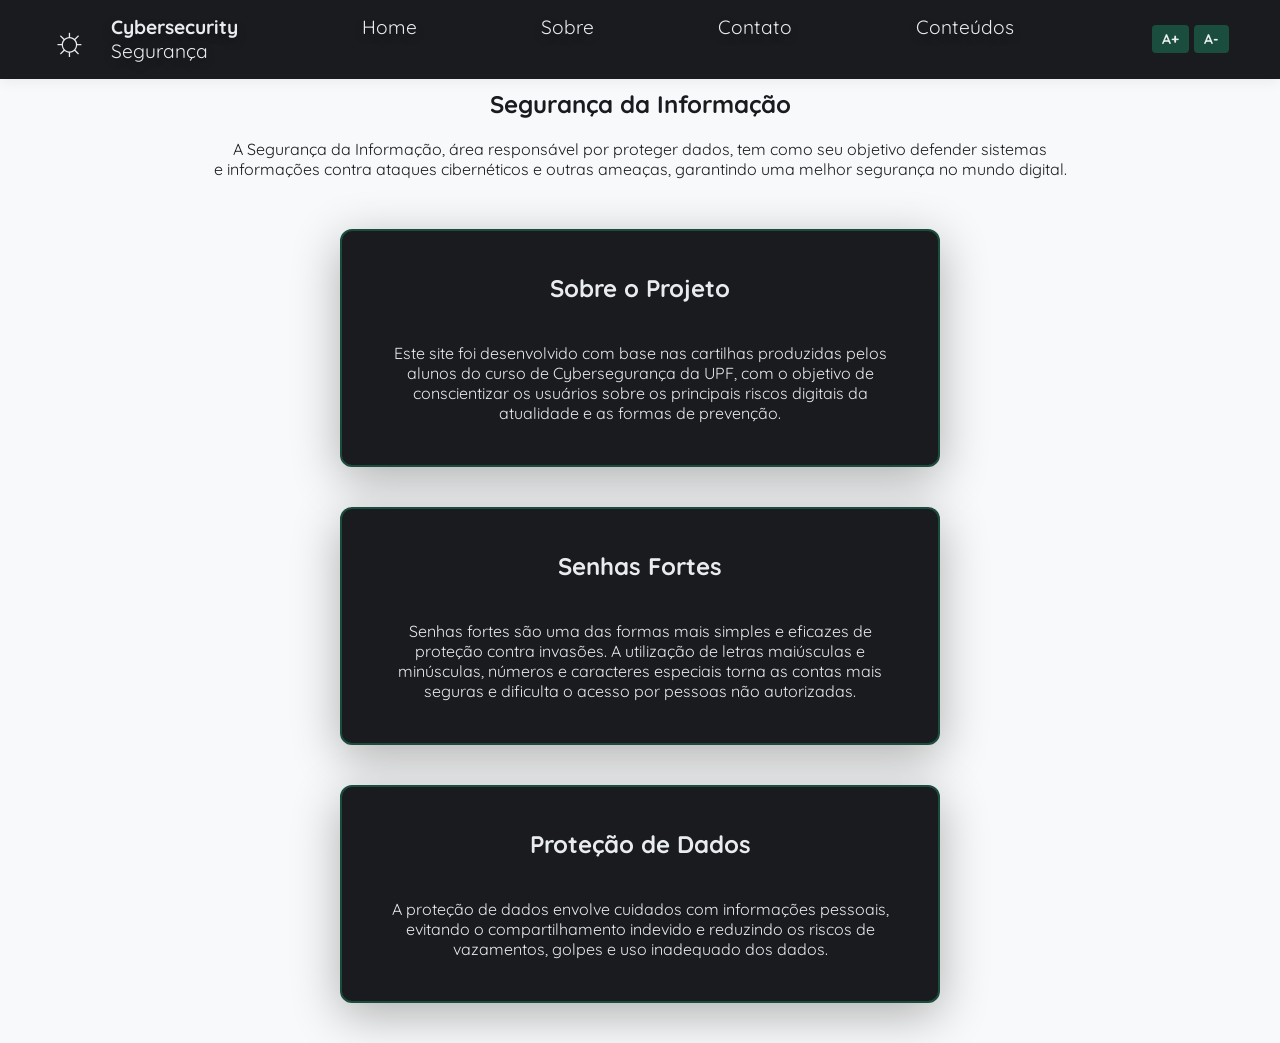
<file: index.html>
<!DOCTYPE html>
<html lang="en">

<head>
    <meta charset="UTF-8">
    <meta name="viewport" content="width=device-width, initial-scale=1.0">
    
    <link rel="preconnect" href="https://fonts.googleapis.com">
    <link rel="preconnect" href="https://fonts.gstatic.com" crossorigin>
    
    <link
        href="https://fonts.googleapis.com/css2?family=Intel+One+Mono:ital,wght@0,300..700;1,300..700&family=Inter:ital,opsz,wght@0,14..32,100..900;1,14..32,100..900&family=Quicksand:wght@300..700&family=Roboto:ital,wght@0,100..900;1,100..900&display=swap"
        rel="stylesheet">

    <title>Cybersec-Home</title>

    <link rel="stylesheet" href="style.css">

</head>

<body>

    <header class="header">

        <div id="menu-navegacao">
            <nav>
                <a href="index.html" id="titulo-header">Cybersecurity</a>
                <a href="index.html">Home</a>
                <a href="about.html">Sobre</a>
                <a href="contact.html">Contato</a>
                <a href="content.html">Conteúdos</a>
                <a href="security.html">Segurança</a>
            </nav>
        </div>

        <div class="controles-acessibilidade">
            <button id="btn-aumentar">A+</button>
            <button id="btn-diminuir">A-</button>
        </div>

        <button id="botao-tema">☼</button>

    </header>

<section class="caixas-container-seguranca">

    <h1>Segurança da Informação</h1>

    <p>
        A Segurança da Informação, área responsável por proteger dados, tem como seu objetivo defender sistemas<br> e informações contra ataques cibernéticos e outras ameaças, garantindo uma melhor segurança no mundo digital.
    </p>

    <div class="card-gerador">

        <h2>Sobre o Projeto</h2>

        <p>
            Este site foi desenvolvido com base nas cartilhas produzidas pelos alunos do curso de Cybersegurança da UPF, com o objetivo de conscientizar os usuários sobre os principais riscos digitais da atualidade e as formas de prevenção.
        </p>

    </div>

    <div class="card-gerador">

        <h2>Senhas Fortes</h2>

        <p>
            Senhas fortes são uma das formas mais simples e eficazes de proteção contra invasões. A utilização de letras maiúsculas e minúsculas, números e caracteres especiais torna as contas mais seguras e dificulta o acesso por pessoas não autorizadas.
        </p>

    </div>

    <div class="card-gerador">

        <h2>Proteção de Dados</h2>

        <p>
            A proteção de dados envolve cuidados com informações pessoais,
            evitando o compartilhamento indevido e reduzindo os riscos de
            vazamentos, golpes e uso inadequado dos dados.
        </p>

    </div>

</section>

    <script src="script.js"></script>

</body>

</html>
</file>
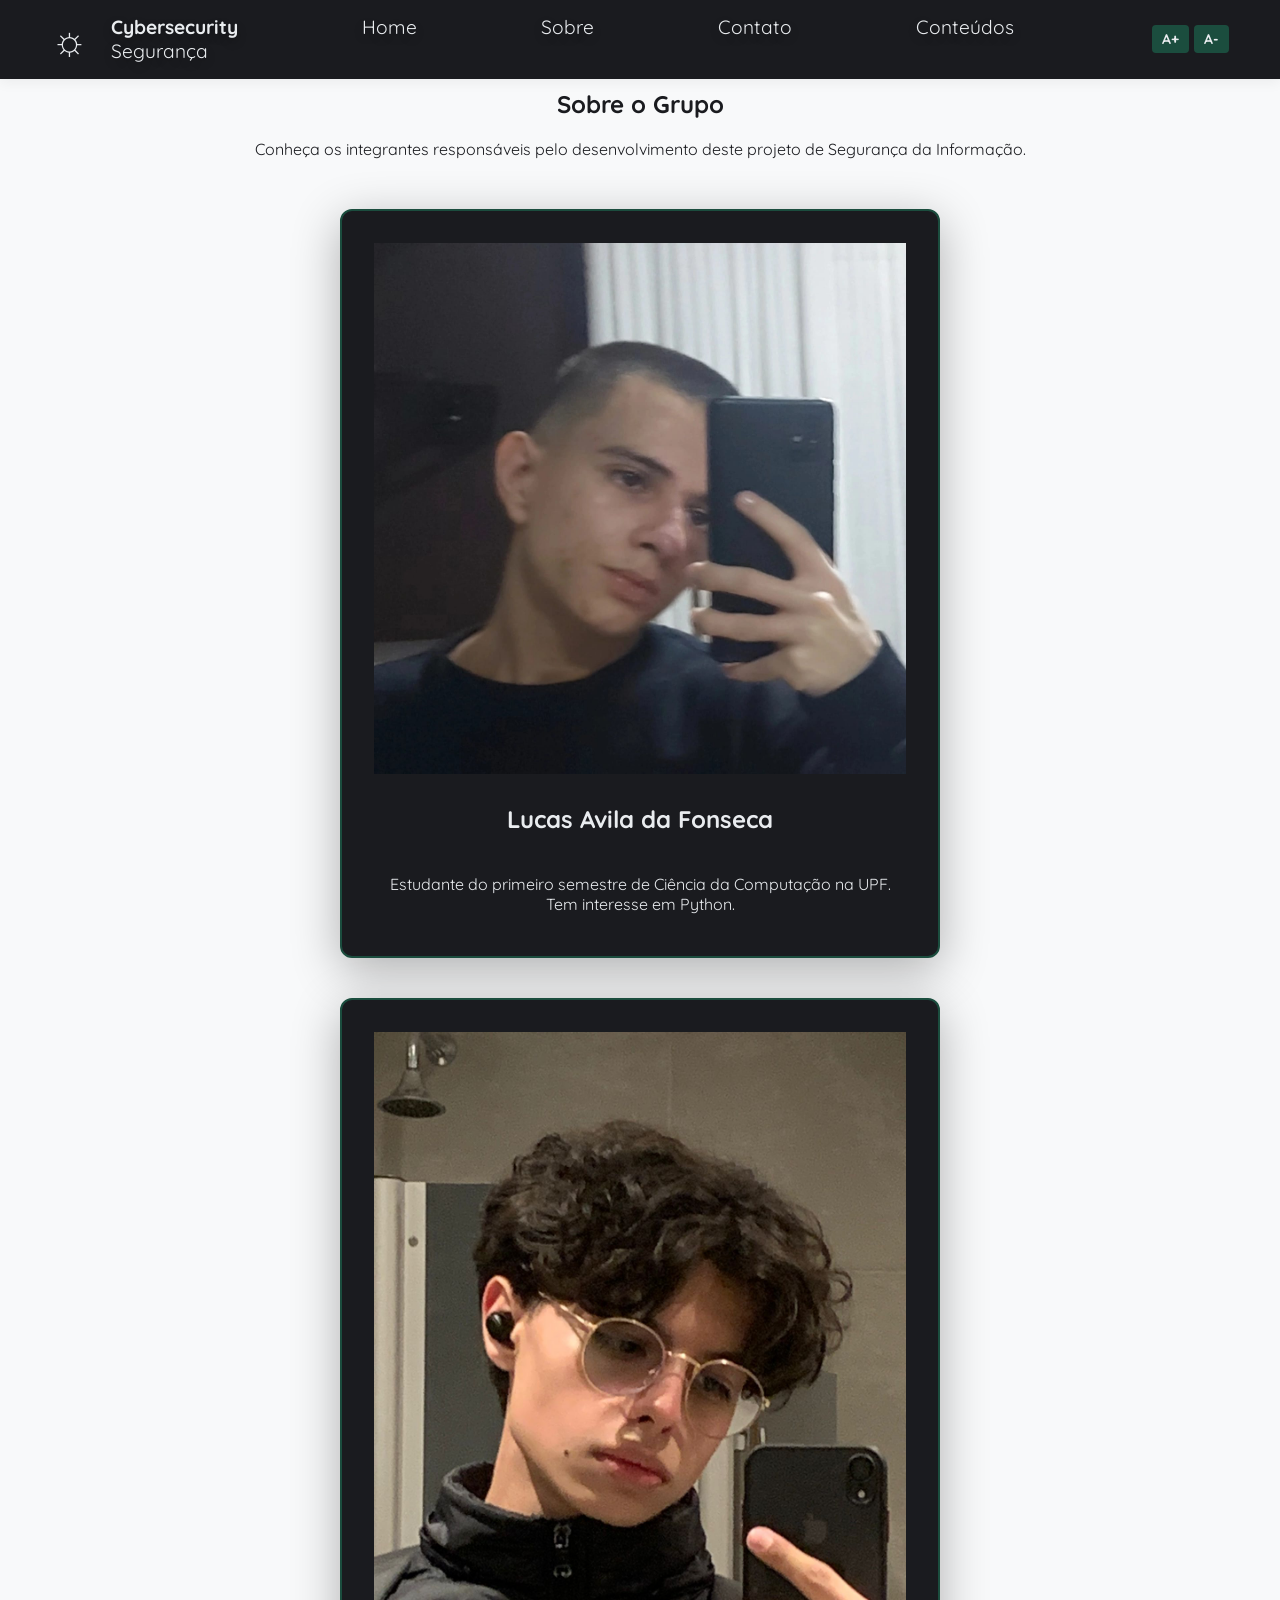
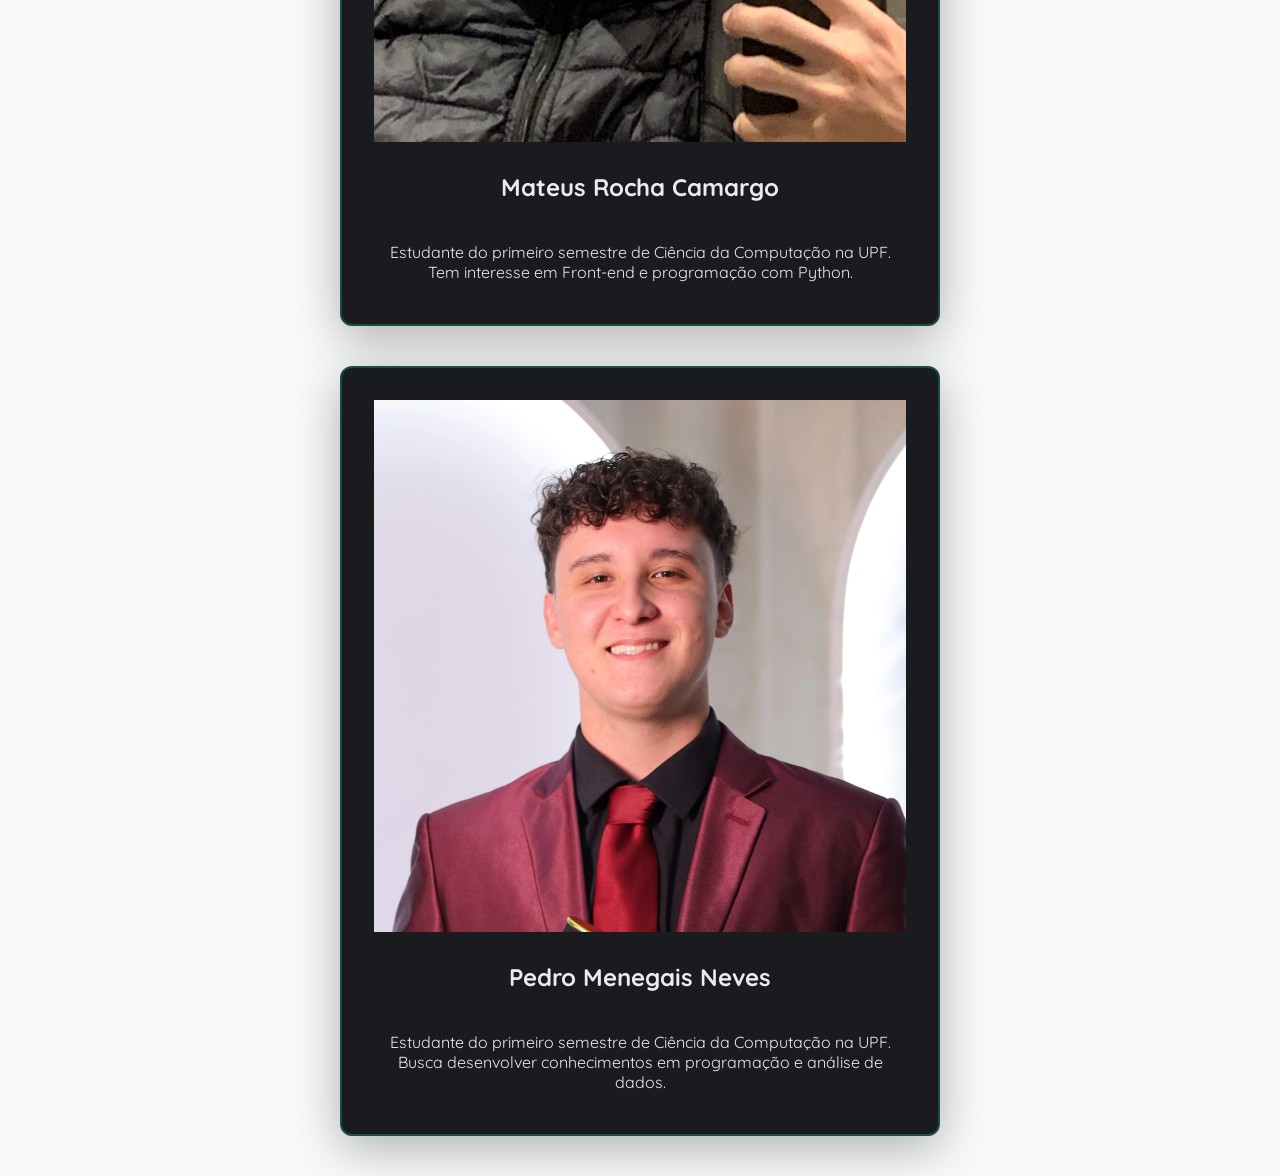
<file: about.html>
<!DOCTYPE html>
<html lang="en">

<head>
    <meta charset="UTF-8">
    <meta name="viewport" content="width=device-width, initial-scale=1.0">
    <link rel="preconnect" href="https://fonts.googleapis.com">
    <link rel="preconnect" href="https://fonts.gstatic.com" crossorigin>
    <link
        href="https://fonts.googleapis.com/css2?family=Intel+One+Mono:ital,wght@0,300..700;1,300..700&family=Inter:ital,opsz,wght@0,14..32,100..900;1,14..32,100..900&family=Quicksand:wght@300..700&family=Roboto:ital,wght@0,100..900;1,100..900&display=swap"
        rel="stylesheet">
    <title>Cybersec-Sobre</title>
    <link rel="stylesheet" href="style.css" />
</head>

<body>
    <header class="header">
        <div id="menu-navegacao">
            <nav>
                <a href="index.html" id="titulo-header">Cybersecurity</a>
                <a href="index.html">Home</a>
                <a href="about.html">Sobre</a>
                <a href="contact.html">Contato</a>
                <a href="content.html">Conteúdos</a>
                <a href="security.html">Segurança</a>
            </nav>
        </div>
        <div class="controles-acessibilidade">
            <button id="btn-aumentar">A+</button>
            <button id="btn-diminuir">A-</button>
        </div>
        <button id="botao-tema">☼</button>
    </header>
    <script src="script.js"></script>
    <section class="caixas-container-seguranca">

    <h1>Sobre o Grupo</h1>

    <p>
        Conheça os integrantes responsáveis pelo desenvolvimento deste projeto
        de Segurança da Informação.
    </p>

    <div class="card-gerador">

        <img src="assets/integrante 1.jpeg" alt="Integrante 1" class="foto-integrante">

        <h2>Lucas Avila da Fonseca</h2>

        <p>Estudante do primeiro semestre de Ciência da Computação na UPF.
    Tem interesse em Python.</p>

    </div>

    <div class="card-gerador">

        <img src="assets/integrante 2.jpeg" alt="Integrante 2" class="foto-integrante">

        <h2>Mateus Rocha Camargo</h2>

        <p>Estudante do primeiro semestre de Ciência da Computação na UPF.
    Tem interesse em Front-end e programação com Python.</p>

    </div>

    <div class="card-gerador">

        <img src="assets/integrante 3.jpeg" alt="Integrante 3" class="foto-integrante">

        <h2>Pedro Menegais Neves</h2>

        <p>Estudante do primeiro semestre de Ciência da Computação na UPF.
    Busca desenvolver conhecimentos em programação e análise de dados.</p>

    </div>

    </section>
</body>

</html>
</file>
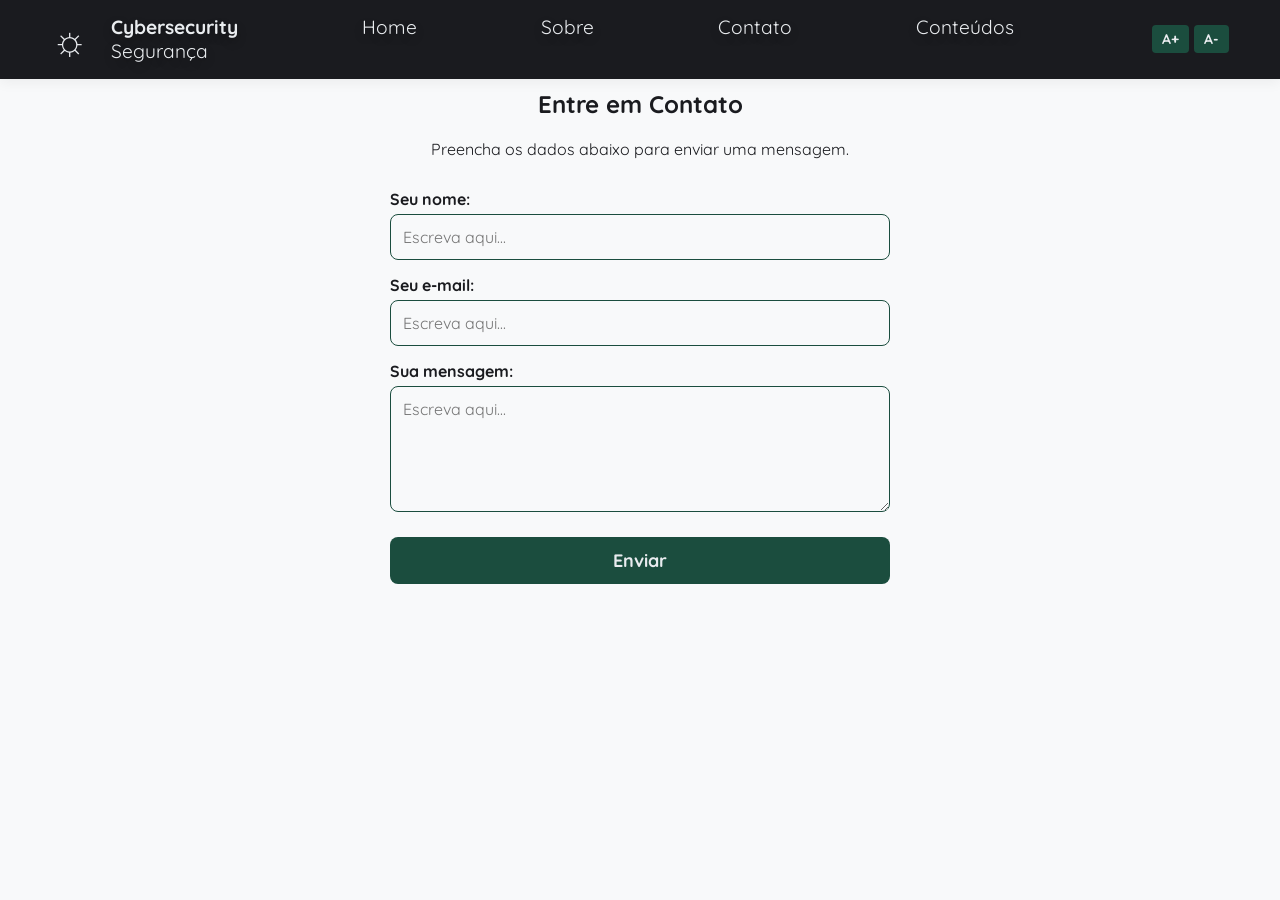
<file: contact.html>
<!DOCTYPE html>
<html lang="en">

<head>
    <meta charset="UTF-8">
    <meta name="viewport" content="width=device-width, initial-scale=1.0">
    <link rel="preconnect" href="https://fonts.googleapis.com">
    <link rel="preconnect" href="https://fonts.gstatic.com" crossorigin>
    <link
        href="https://fonts.googleapis.com/css2?family=Intel+One+Mono:ital,wght@0,300..700;1,300..700&family=Inter:ital,opsz,wght@0,14..32,100..900;1,14..32,100..900&family=Quicksand:wght@300..700&family=Roboto:ital,wght@0,100..900;1,100..900&display=swap"
        rel="stylesheet">
    <title>Cybersec-Contato</title>
    <link rel="stylesheet" href="style.css" />
</head>

<body>
    <header class="header">
        <div id="menu-navegacao">
            <nav>
                <a href="index.html" id="titulo-header">Cybersecurity</a>
                <a href="index.html">Home</a>
                <a href="about.html">Sobre</a>
                <a href="contact.html">Contato</a>
                <a href="content.html">Conteúdos</a>
                <a href="security.html">Segurança</a>
            </nav>
        </div>
        <div class="controles-acessibilidade">
            <button id="btn-aumentar">A+</button>
            <button id="btn-diminuir">A-</button>
        </div>
        <button id="botao-tema">☼</button>
    </header>

        <section class="caixas secao-contato">
      <h2 class="subtitulo" style="text-align: center">Entre em Contato</h2>
      <p style="text-align: center; margin-bottom: 20px">
        Preencha os dados abaixo para enviar uma mensagem.
      </p>

      <form id="formulario-contato" class="form-estilizado">
        <div class="grupo-input">
          <label for="nome">Seu nome:</label>
          <input type="text" id="nome" placeholder="Escreva aqui..." />
          <span class="mensagem-erro" id="erro-nome"></span>
        </div>

        <div class="grupo-input">
          <label for="email">Seu e-mail:</label>
          <input type="email" id="email" placeholder="Escreva aqui..." />
          <span class="mensagem-erro" id="erro-email"></span>
        </div>

        <div class="grupo-input">
          <label for="mensagem">Sua mensagem:</label>
          <textarea
            id="mensagem"
            rows="5"
            placeholder="Escreva aqui..."
          ></textarea>
          <span class="mensagem-erro" id="erro-mensagem"></span>
        </div>

        <button type="submit" id="botao-enviar">Enviar</button>
      </form>
    </section>
    <script src="script.js"></script>
</body>

</html>
</file>
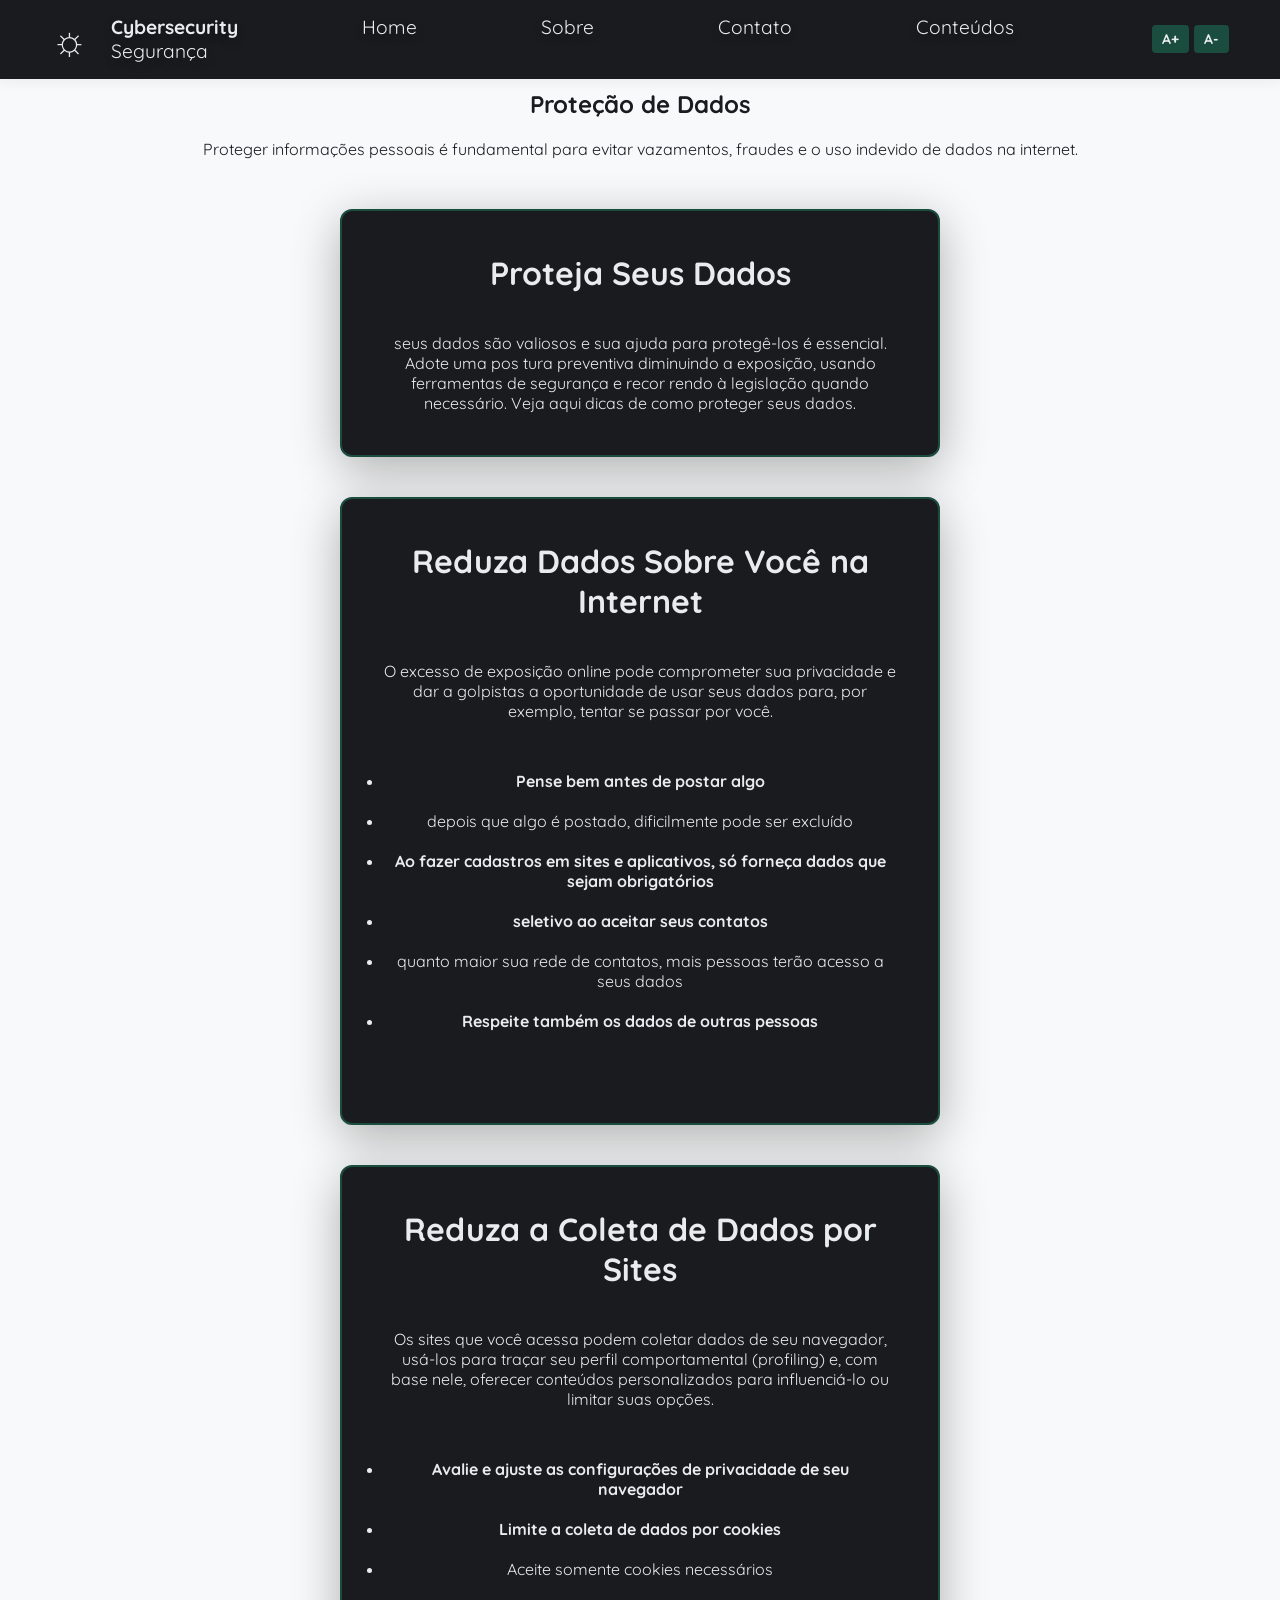
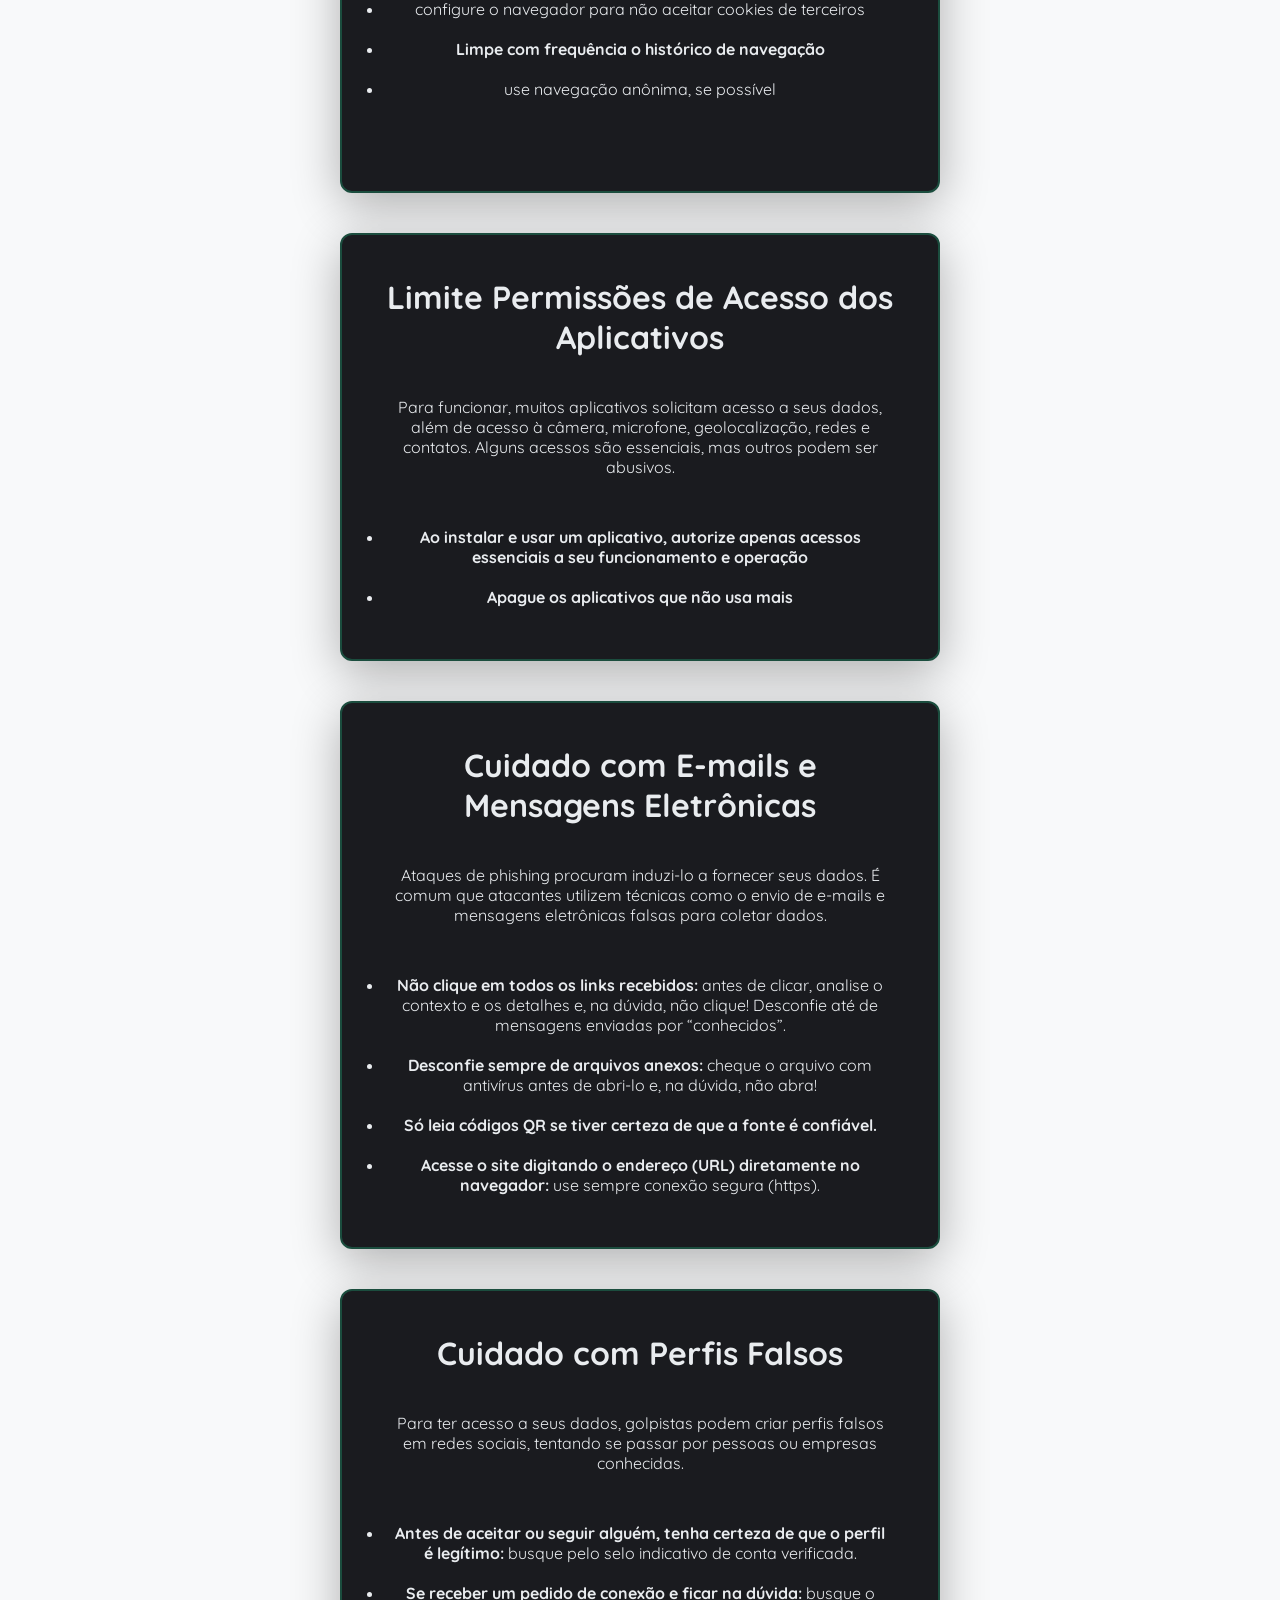
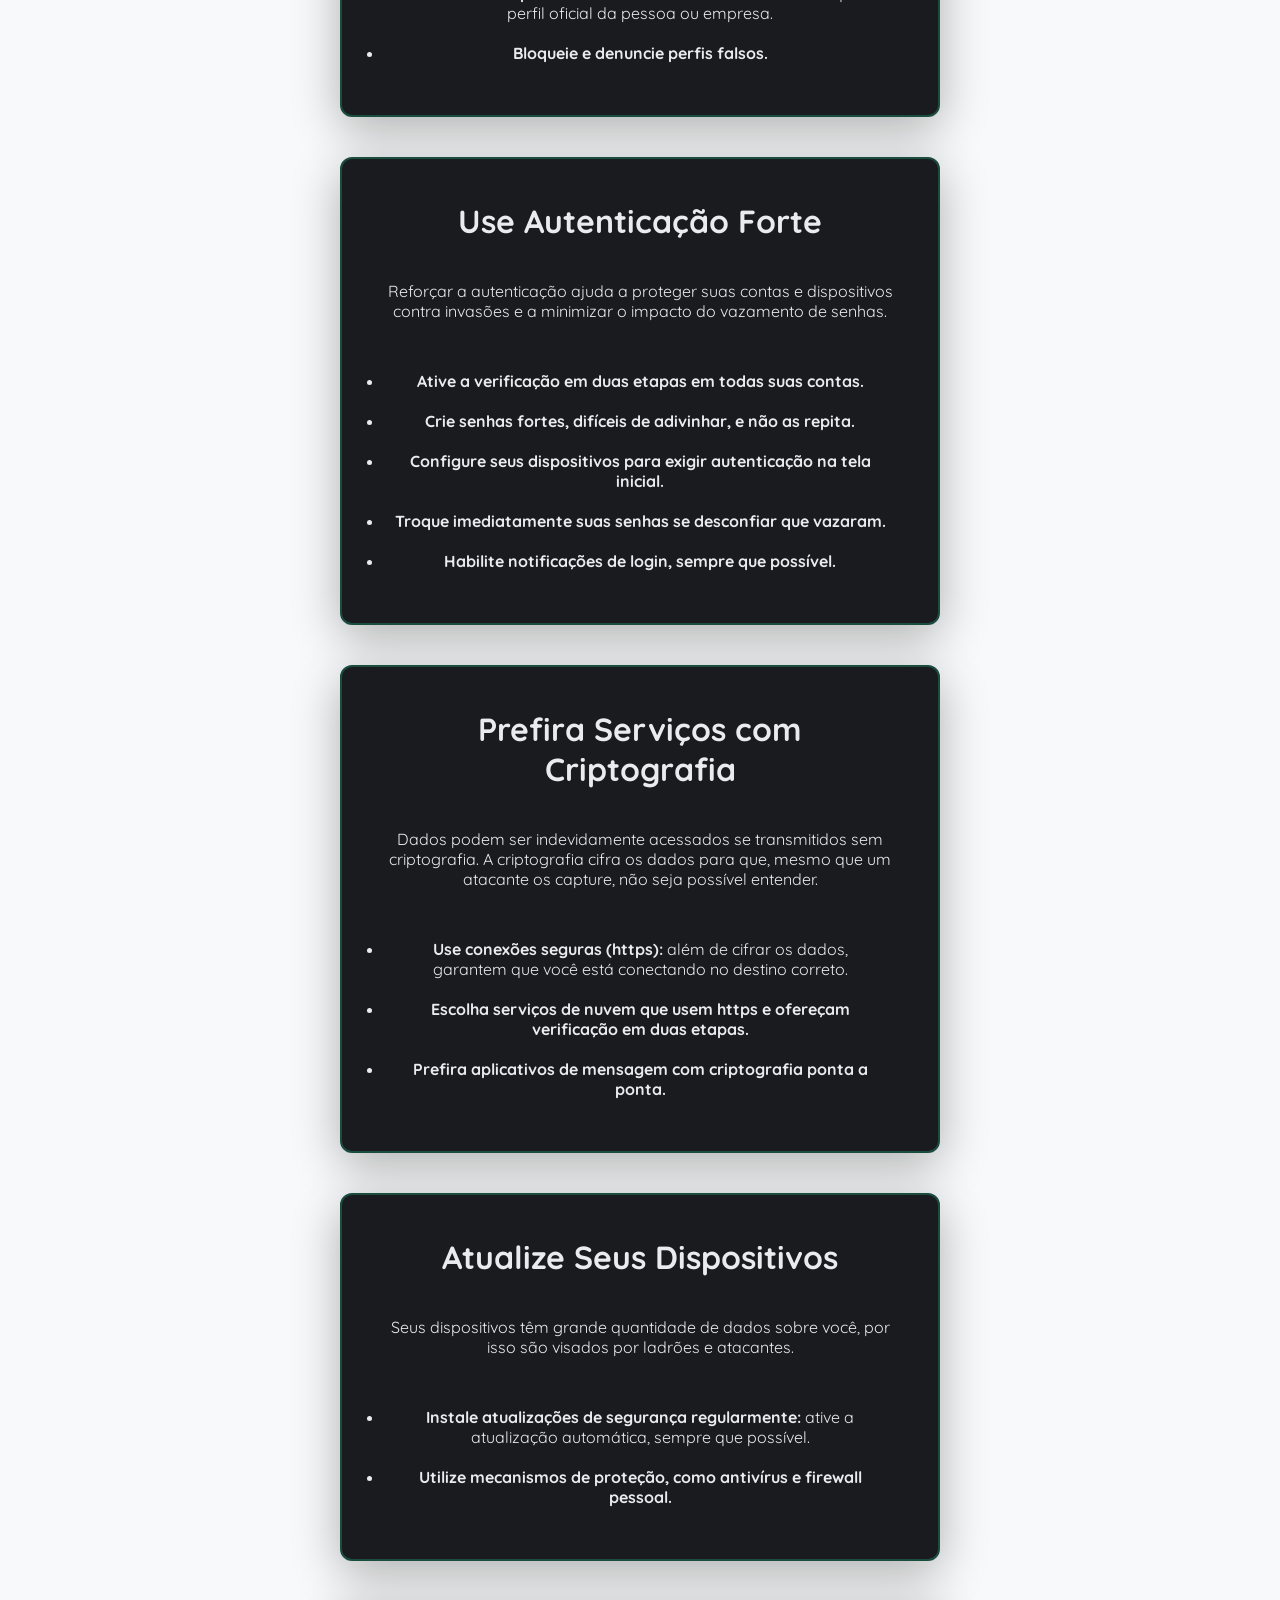
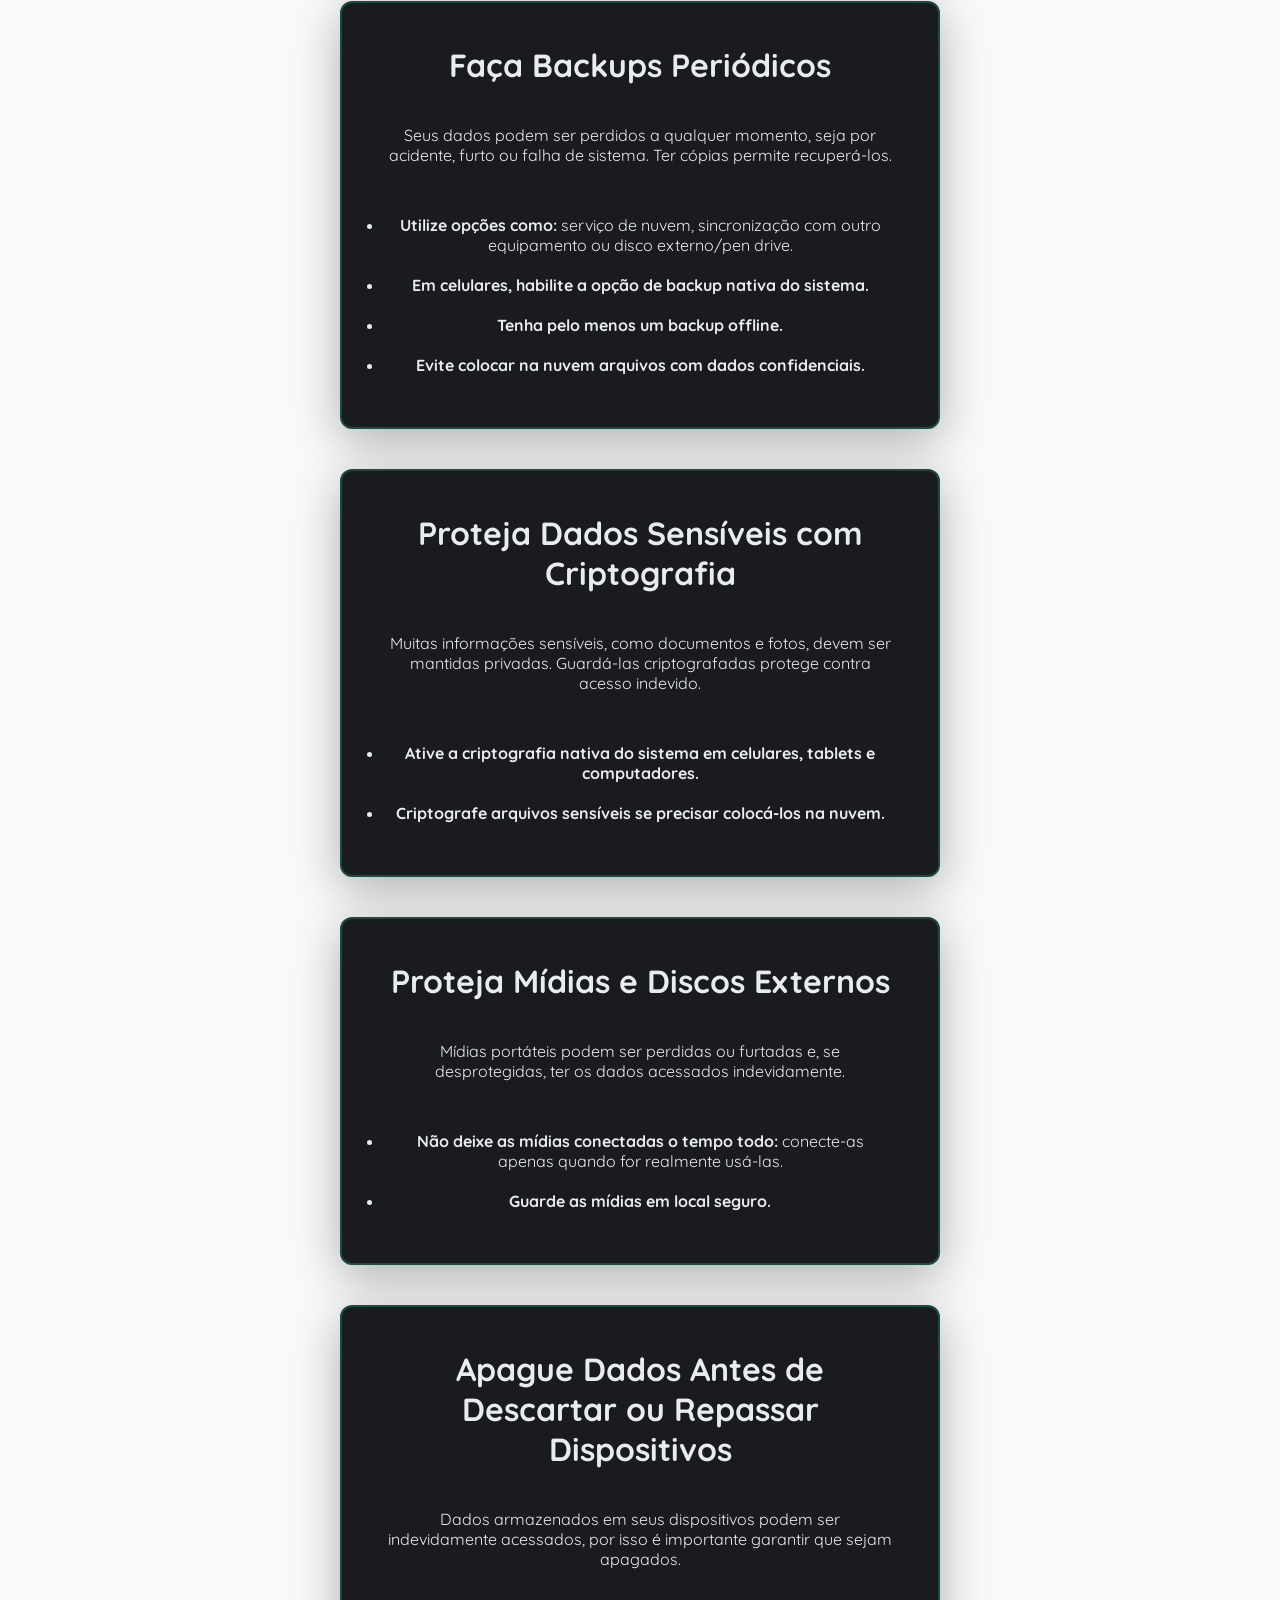
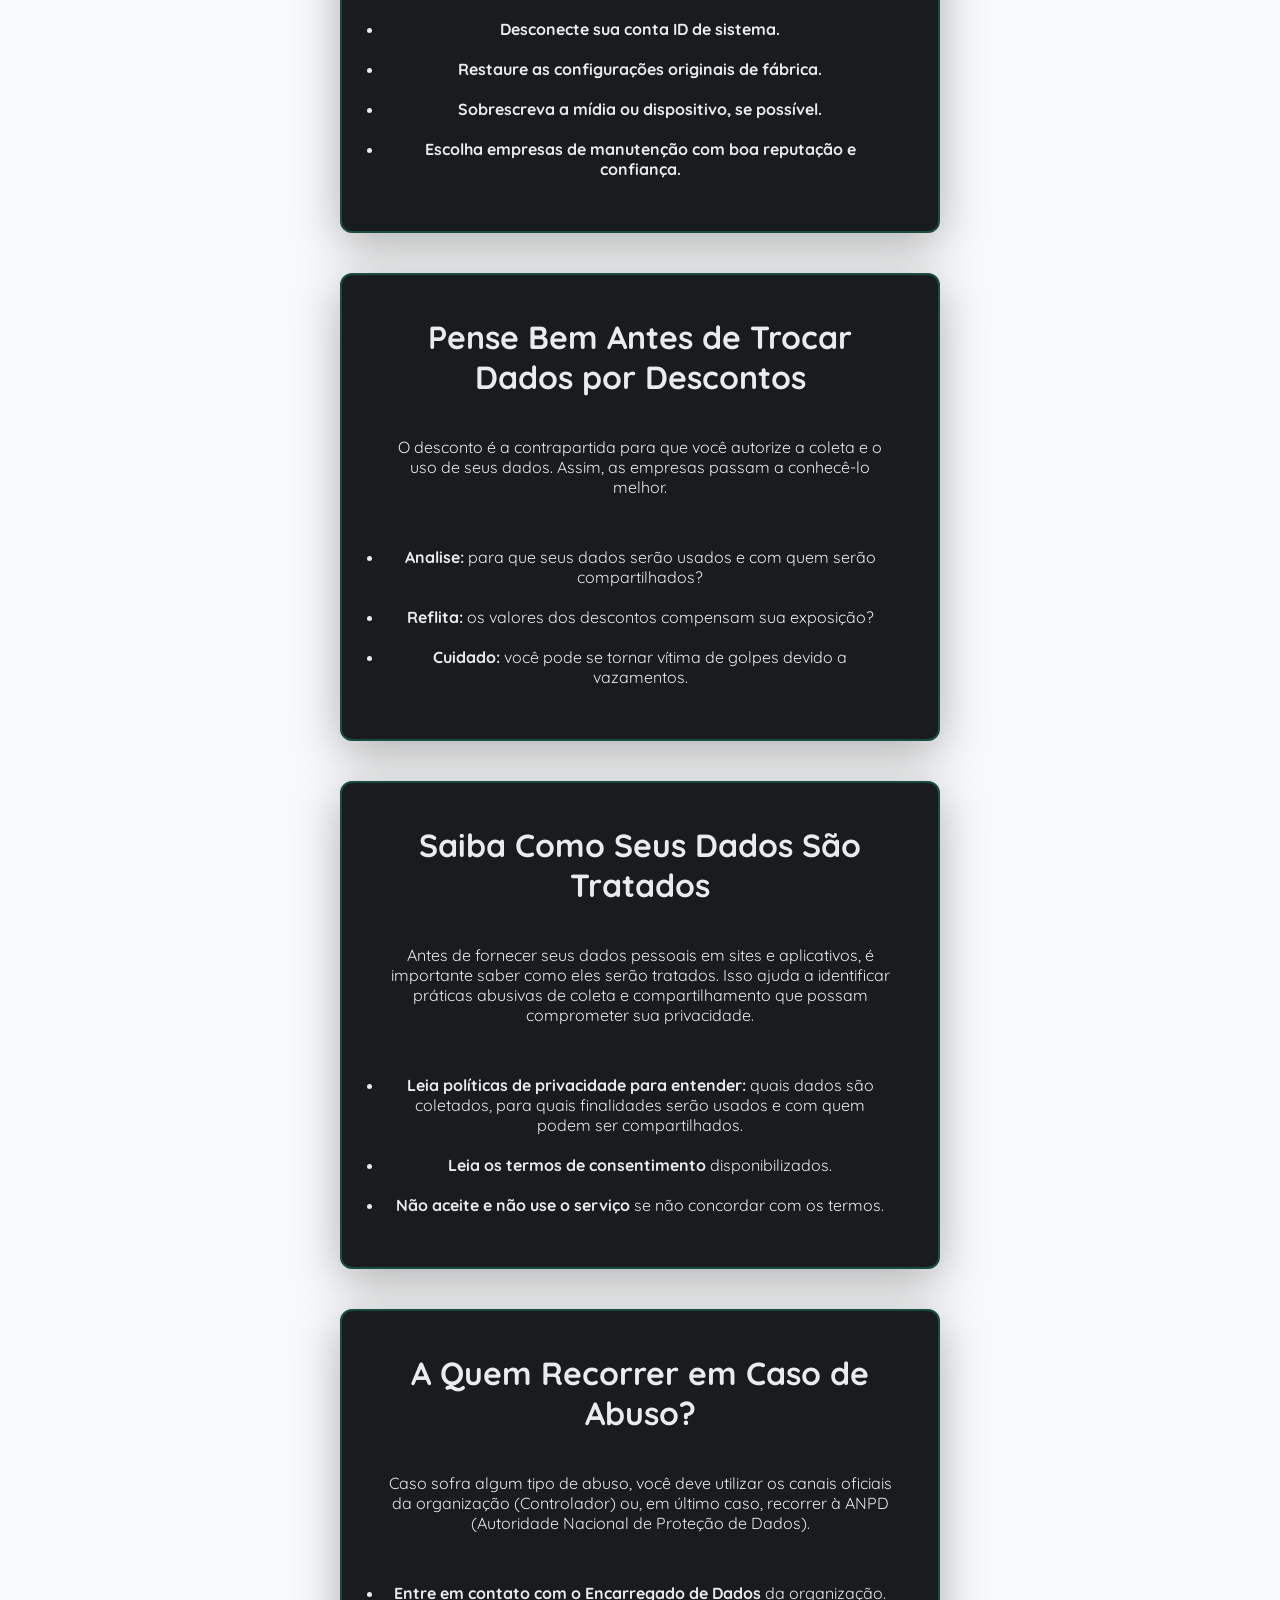
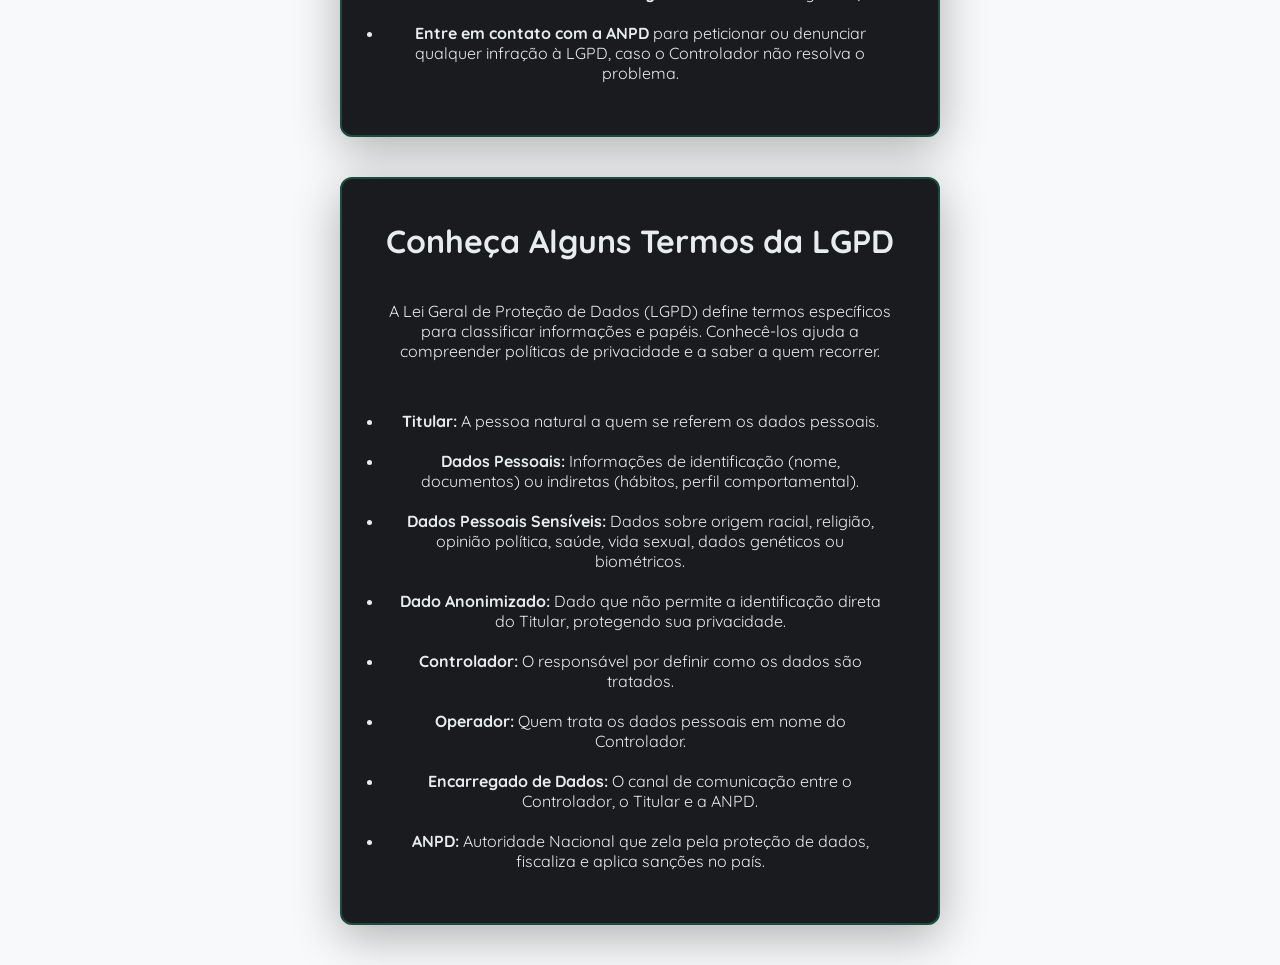
<file: dados.html>
<!DOCTYPE html>
<html lang="en">

<head>
    <meta charset="UTF-8">
    <meta name="viewport" content="width=device-width, initial-scale=1.0">

    <link rel="preconnect" href="https://fonts.googleapis.com">
    <link rel="preconnect" href="https://fonts.gstatic.com" crossorigin>

    <link
        href="https://fonts.googleapis.com/css2?family=Intel+One+Mono:ital,wght@0,300..700;1,300..700&family=Inter:ital,opsz,wght@0,14..32,100..900;1,14..32,100..900&family=Quicksand:wght@300..700&family=Roboto:ital,wght@0,100..900;1,100..900&display=swap"
        rel="stylesheet">

    <title>Cybersec-Proteção de Dados</title>

    <link rel="stylesheet" href="style.css">

</head>

<body>

    <header class="header">

        <div id="menu-navegacao">
            <nav>
                <a href="index.html" id="titulo-header">Cybersecurity</a>
                <a href="index.html">Home</a>
                <a href="about.html">Sobre</a>
                <a href="contact.html">Contato</a>
                <a href="content.html">Conteúdos</a>
                <a href="security.html">Segurança</a>
            </nav>
        </div>

        <div class="controles-acessibilidade">
            <button id="btn-aumentar">A+</button>
            <button id="btn-diminuir">A-</button>
        </div>

        <button id="botao-tema">☼</button>

    </header>
    <section class="caixas-container-seguranca">
        <h1>Proteção de Dados</h1>
        <p> Proteger informações pessoais é fundamental para evitar vazamentos, fraudes e o uso indevido de dados na
            internet. </p>
    </section>

    <div class="card-gerador">
        <h1>Proteja Seus Dados</h1>
        <p>seus dados são valiosos e sua ajuda para
            protegê-los é essencial. Adote uma pos
            tura preventiva diminuindo a exposição,
            usando ferramentas de segurança e recor
            rendo à legislação quando necessário.
            Veja aqui dicas de como proteger seus
            dados.</p>

    </div>


        <div class="card-gerador">
        <h1>Reduza Dados Sobre Você na Internet</h1>
        <p>O excesso de exposição online pode comprometer
            sua privacidade e dar a golpistas a oportunidade
            de usar seus dados para, por exemplo, tentar se
            passar por você.
            <ul>
            <li><strong>Pense bem antes de postar algo</strong>
            <li>depois que algo é postado, dificilmente pode
            ser excluído</li>
            <li><strong>Ao fazer cadastros em sites e aplicativos,
            só forneça dados que sejam obrigatórios</strong></li>
            <li><strong>seletivo ao aceitar seus contatos</strong></li>
            <li>quanto maior sua rede de contatos, mais
            pessoas terão acesso a seus dados</li>
            <li><strong>Respeite também os dados de outras pessoas</li></strong>
                </ul>
        </p>

    </div>

        <div class="card-gerador">
        <h1>Reduza a Coleta de Dados por Sites</h1>
        <p>Os sites que você acessa podem 
            coletar dados de seu navegador, 
            usá-los para traçar seu perfil 
            comportamental (profiling) e, com 
            base nele, oferecer conteúdos 
            personalizados para influenciá-lo ou 
            limitar suas opções.
            <ul>
            <li><strong>Avalie e ajuste as configurações 
            de privacidade de seu navegador </strong></li>
            <li><strong> Limite a coleta de dados por cookies</strong></li>
            <li>Aceite somente cookies  
            necessários</li>
            <li>configure o navegador para não 
            aceitar cookies de terceiros</li>
            <li><strong>Limpe com frequência o histórico 
            de navegação</strong></li>
            <li>use navegação anônima, 
            se possível</li>
            </ul>
        </p>

    </div>
    <div class="card-gerador">
    <h1>Limite Permissões de Acesso dos Aplicativos</h1>
    <p>Para funcionar, muitos aplicativos solicitam acesso a seus dados, além de acesso à câmera, microfone, geolocalização, redes e contatos. Alguns acessos são essenciais, mas outros podem ser abusivos.</p>
    <ul>
        <li><strong>Ao instalar e usar um aplicativo, autorize apenas acessos essenciais a seu funcionamento e operação</strong></li>
        <li><strong>Apague os aplicativos que não usa mais</strong></li>
    </ul>
</div>

<div class="card-gerador">
    <h1>Cuidado com E-mails e Mensagens Eletrônicas</h1>
    <p>Ataques de phishing procuram induzi-lo a fornecer seus dados. É comum que atacantes utilizem técnicas como o envio de e-mails e mensagens eletrônicas falsas para coletar dados.</p>
    <ul>
        <li><strong>Não clique em todos os links recebidos:</strong> antes de clicar, analise o contexto e os detalhes e, na dúvida, não clique! Desconfie até de mensagens enviadas por “conhecidos”.</li>
        <li><strong>Desconfie sempre de arquivos anexos:</strong> cheque o arquivo com antivírus antes de abri-lo e, na dúvida, não abra!</li>
        <li><strong>Só leia códigos QR se tiver certeza de que a fonte é confiável.</strong></li>
        <li><strong>Acesse o site digitando o endereço (URL) diretamente no navegador:</strong> use sempre conexão segura (https).</li>
    </ul>
</div>

<div class="card-gerador">
    <h1>Cuidado com Perfis Falsos</h1>
    <p>Para ter acesso a seus dados, golpistas podem criar perfis falsos em redes sociais, tentando se passar por pessoas ou empresas conhecidas.</p>
    <ul>
        <li><strong>Antes de aceitar ou seguir alguém, tenha certeza de que o perfil é legítimo:</strong> busque pelo selo indicativo de conta verificada.</li>
        <li><strong>Se receber um pedido de conexão e ficar na dúvida:</strong> busque o perfil oficial da pessoa ou empresa.</li>
        <li><strong>Bloqueie e denuncie perfis falsos.</strong></li>
    </ul>
</div>

<div class="card-gerador">
    <h1>Use Autenticação Forte</h1>
    <p>Reforçar a autenticação ajuda a proteger suas contas e dispositivos contra invasões e a minimizar o impacto do vazamento de senhas.</p>
    <ul>
        <li><strong>Ative a verificação em duas etapas em todas suas contas.</strong></li>
        <li><strong>Crie senhas fortes, difíceis de adivinhar, e não as repita.</strong></li>
        <li><strong>Configure seus dispositivos para exigir autenticação na tela inicial.</strong></li>
        <li><strong>Troque imediatamente suas senhas se desconfiar que vazaram.</strong></li>
        <li><strong>Habilite notificações de login, sempre que possível.</strong></li>
    </ul>
</div>

<div class="card-gerador">
    <h1>Prefira Serviços com Criptografia</h1>
    <p>Dados podem ser indevidamente acessados se transmitidos sem criptografia. A criptografia cifra os dados para que, mesmo que um atacante os capture, não seja possível entender.</p>
    <ul>
        <li><strong>Use conexões seguras (https):</strong> além de cifrar os dados, garantem que você está conectando no destino correto.</li>
        <li><strong>Escolha serviços de nuvem que usem https e ofereçam verificação em duas etapas.</strong></li>
        <li><strong>Prefira aplicativos de mensagem com criptografia ponta a ponta.</strong></li>
    </ul>
</div>

<div class="card-gerador">
    <h1>Atualize Seus Dispositivos</h1>
    <p>Seus dispositivos têm grande quantidade de dados sobre você, por isso são visados por ladrões e atacantes.</p>
    <ul>
        <li><strong>Instale atualizações de segurança regularmente:</strong> ative a atualização automática, sempre que possível.</li>
        <li><strong>Utilize mecanismos de proteção, como antivírus e firewall pessoal.</strong></li>
    </ul>
</div>

<div class="card-gerador">
    <h1>Faça Backups Periódicos</h1>
    <p>Seus dados podem ser perdidos a qualquer momento, seja por acidente, furto ou falha de sistema. Ter cópias permite recuperá-los.</p>
    <ul>
        <li><strong>Utilize opções como:</strong> serviço de nuvem, sincronização com outro equipamento ou disco externo/pen drive.</li>
        <li><strong>Em celulares, habilite a opção de backup nativa do sistema.</strong></li>
        <li><strong>Tenha pelo menos um backup offline.</strong></li>
        <li><strong>Evite colocar na nuvem arquivos com dados confidenciais.</strong></li>
    </ul>
</div>

<div class="card-gerador">
    <h1>Proteja Dados Sensíveis com Criptografia</h1>
    <p>Muitas informações sensíveis, como documentos e fotos, devem ser mantidas privadas. Guardá-las criptografadas protege contra acesso indevido.</p>
    <ul>
        <li><strong>Ative a criptografia nativa do sistema em celulares, tablets e computadores.</strong></li>
        <li><strong>Criptografe arquivos sensíveis se precisar colocá-los na nuvem.</strong></li>
    </ul>
</div>

<div class="card-gerador">
    <h1>Proteja Mídias e Discos Externos</h1>
    <p>Mídias portáteis podem ser perdidas ou furtadas e, se desprotegidas, ter os dados acessados indevidamente.</p>
    <ul>
        <li><strong>Não deixe as mídias conectadas o tempo todo:</strong> conecte-as apenas quando for realmente usá-las.</li>
        <li><strong>Guarde as mídias em local seguro.</strong></li>
    </ul>
</div>

<div class="card-gerador">
    <h1>Apague Dados Antes de Descartar ou Repassar Dispositivos</h1>
    <p>Dados armazenados em seus dispositivos podem ser indevidamente acessados, por isso é importante garantir que sejam apagados.</p>
    <ul>
        <li><strong>Desconecte sua conta ID de sistema.</strong></li>
        <li><strong>Restaure as configurações originais de fábrica.</strong></li>
        <li><strong>Sobrescreva a mídia ou dispositivo, se possível.</strong></li>
        <li><strong>Escolha empresas de manutenção com boa reputação e confiança.</strong></li>
    </ul>
</div>

<div class="card-gerador">
    <h1>Pense Bem Antes de Trocar Dados por Descontos</h1>
    <p>O desconto é a contrapartida para que você autorize a coleta e o uso de seus dados. Assim, as empresas passam a conhecê-lo melhor.</p>
    <ul>
        <li><strong>Analise:</strong> para que seus dados serão usados e com quem serão compartilhados?</li>
        <li><strong>Reflita:</strong> os valores dos descontos compensam sua exposição?</li>
        <li><strong>Cuidado:</strong> você pode se tornar vítima de golpes devido a vazamentos.</li>
    </ul>
</div>
<div class="card-gerador">
    <h1>Saiba Como Seus Dados São Tratados</h1>
    <p>Antes de fornecer seus dados pessoais em sites e aplicativos, é importante saber como eles serão tratados. Isso ajuda a identificar práticas abusivas de coleta e compartilhamento que possam comprometer sua privacidade.</p>
    <ul>
        <li><strong>Leia políticas de privacidade para entender:</strong> quais dados são coletados, para quais finalidades serão usados e com quem podem ser compartilhados.</li>
        <li><strong>Leia os termos de consentimento</strong> disponibilizados.</li>
        <li><strong>Não aceite e não use o serviço</strong> se não concordar com os termos.</li>
    </ul>
</div>

<div class="card-gerador">
    <h1>A Quem Recorrer em Caso de Abuso?</h1>
    <p>Caso sofra algum tipo de abuso, você deve utilizar os canais oficiais da organização (Controlador) ou, em último caso, recorrer à ANPD (Autoridade Nacional de Proteção de Dados).</p>
    <ul>
        <li><strong>Entre em contato com o Encarregado de Dados</strong> da organização.</li>
        <li><strong>Entre em contato com a ANPD</strong> para peticionar ou denunciar qualquer infração à LGPD, caso o Controlador não resolva o problema.</li>
    </ul>
</div>
<div class="card-gerador">
    <h1>Conheça Alguns Termos da LGPD</h1>
    <p>A Lei Geral de Proteção de Dados (LGPD) define termos específicos para classificar informações e papéis. Conhecê-los ajuda a compreender políticas de privacidade e a saber a quem recorrer.</p>
    <ul>
        <li><strong>Titular:</strong> A pessoa natural a quem se referem os dados pessoais.</li>
        <li><strong>Dados Pessoais:</strong> Informações de identificação (nome, documentos) ou indiretas (hábitos, perfil comportamental).</li>
        <li><strong>Dados Pessoais Sensíveis:</strong> Dados sobre origem racial, religião, opinião política, saúde, vida sexual, dados genéticos ou biométricos.</li>
        <li><strong>Dado Anonimizado:</strong> Dado que não permite a identificação direta do Titular, protegendo sua privacidade.</li>
        <li><strong>Controlador:</strong> O responsável por definir como os dados são tratados.</li>
        <li><strong>Operador:</strong> Quem trata os dados pessoais em nome do Controlador.</li>
        <li><strong>Encarregado de Dados:</strong> O canal de comunicação entre o Controlador, o Titular e a ANPD.</li>
        <li><strong>ANPD:</strong> Autoridade Nacional que zela pela proteção de dados, fiscaliza e aplica sanções no país.</li>
    </ul>
</div>
    <script src="script.js"></script>



</body>

</html>
</file>
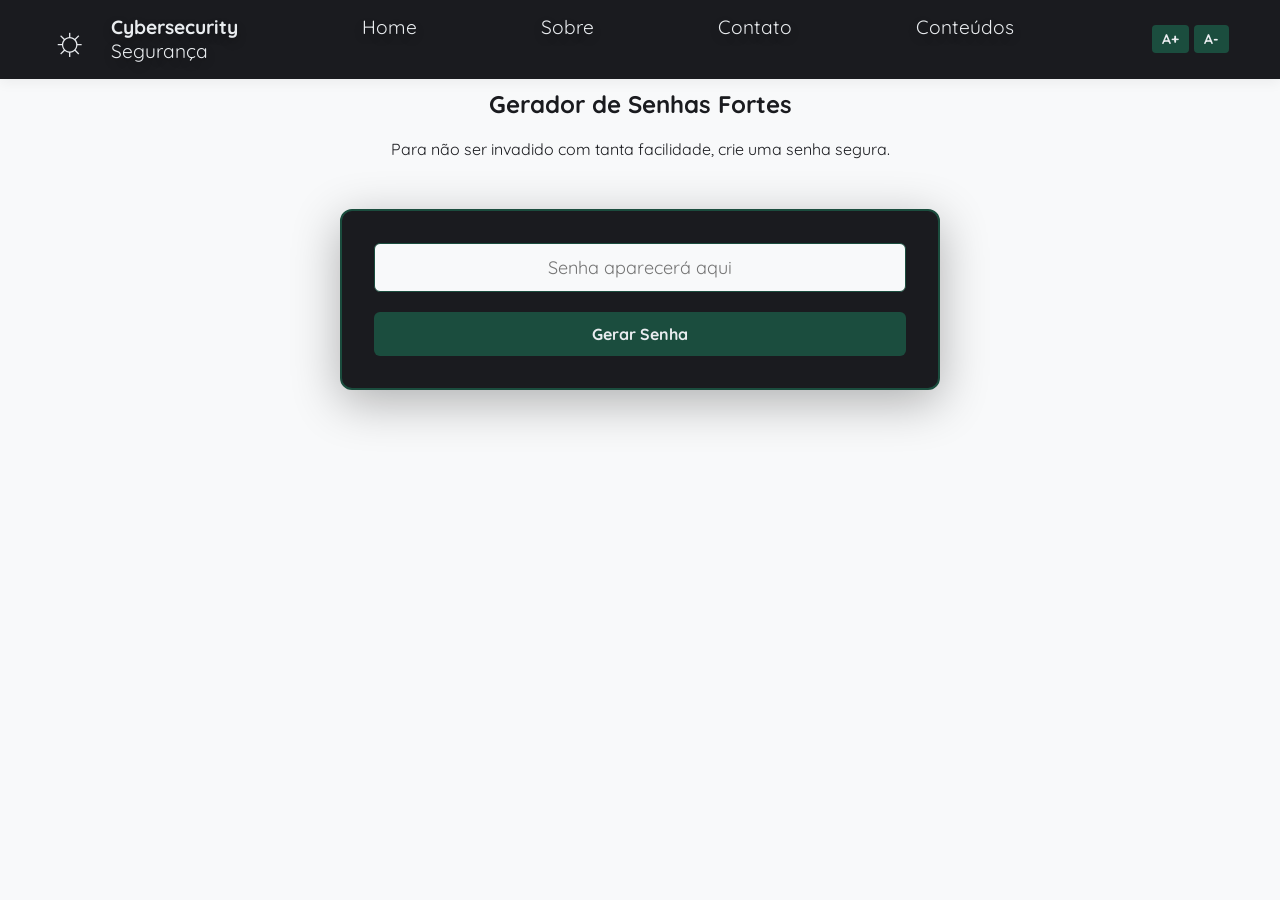
<file: security.html>
<!DOCTYPE html>
<html lang="en">

<head>
    <meta charset="UTF-8">
    <meta name="viewport" content="width=device-width, initial-scale=1.0">
    <link rel="preconnect" href="https://fonts.googleapis.com">
    <link rel="preconnect" href="https://fonts.gstatic.com" crossorigin>
    <link
        href="https://fonts.googleapis.com/css2?family=Intel+One+Mono:ital,wght@0,300..700;1,300..700&family=Inter:ital,opsz,wght@0,14..32,100..900;1,14..32,100..900&family=Quicksand:wght@300..700&family=Roboto:ital,wght@0,100..900;1,100..900&display=swap"
        rel="stylesheet">
    <title>Cybersec-Segurança</title>
    <link rel="stylesheet" href="style.css" />
</head>

<body>
    <header class="header">
        <div id="menu-navegacao">
            <nav>
                <a href="index.html" id="titulo-header">Cybersecurity</a>
                <a href="index.html">Home</a>
                <a href="about.html">Sobre</a>
                <a href="contact.html">Contato</a>
                <a href="content.html">Conteúdos</a>
                <a href="security.html">Segurança</a>
            </nav>
        </div>
        <div class="controles-acessibilidade">
            <button id="btn-aumentar">A+</button>
            <button id="btn-diminuir">A-</button>
        </div>
        <button id="botao-tema">☼</button>
    </header>

    <section class="caixas-container-seguranca">
        <h2>Gerador de Senhas Fortes</h2>
        <p>Para não ser invadido com tanta facilidade, crie uma senha segura.</p>
        <div class="card-gerador">
            <div class="campo-senha">
                <input type="text" id="senha-resultado" readonly placeholder="Senha aparecerá aqui">
            </div>
            <button id="btn-gerar">Gerar Senha</button>
        </div>

    </section>

    <script src="script.js"></script>
</body>

</html>
</file>
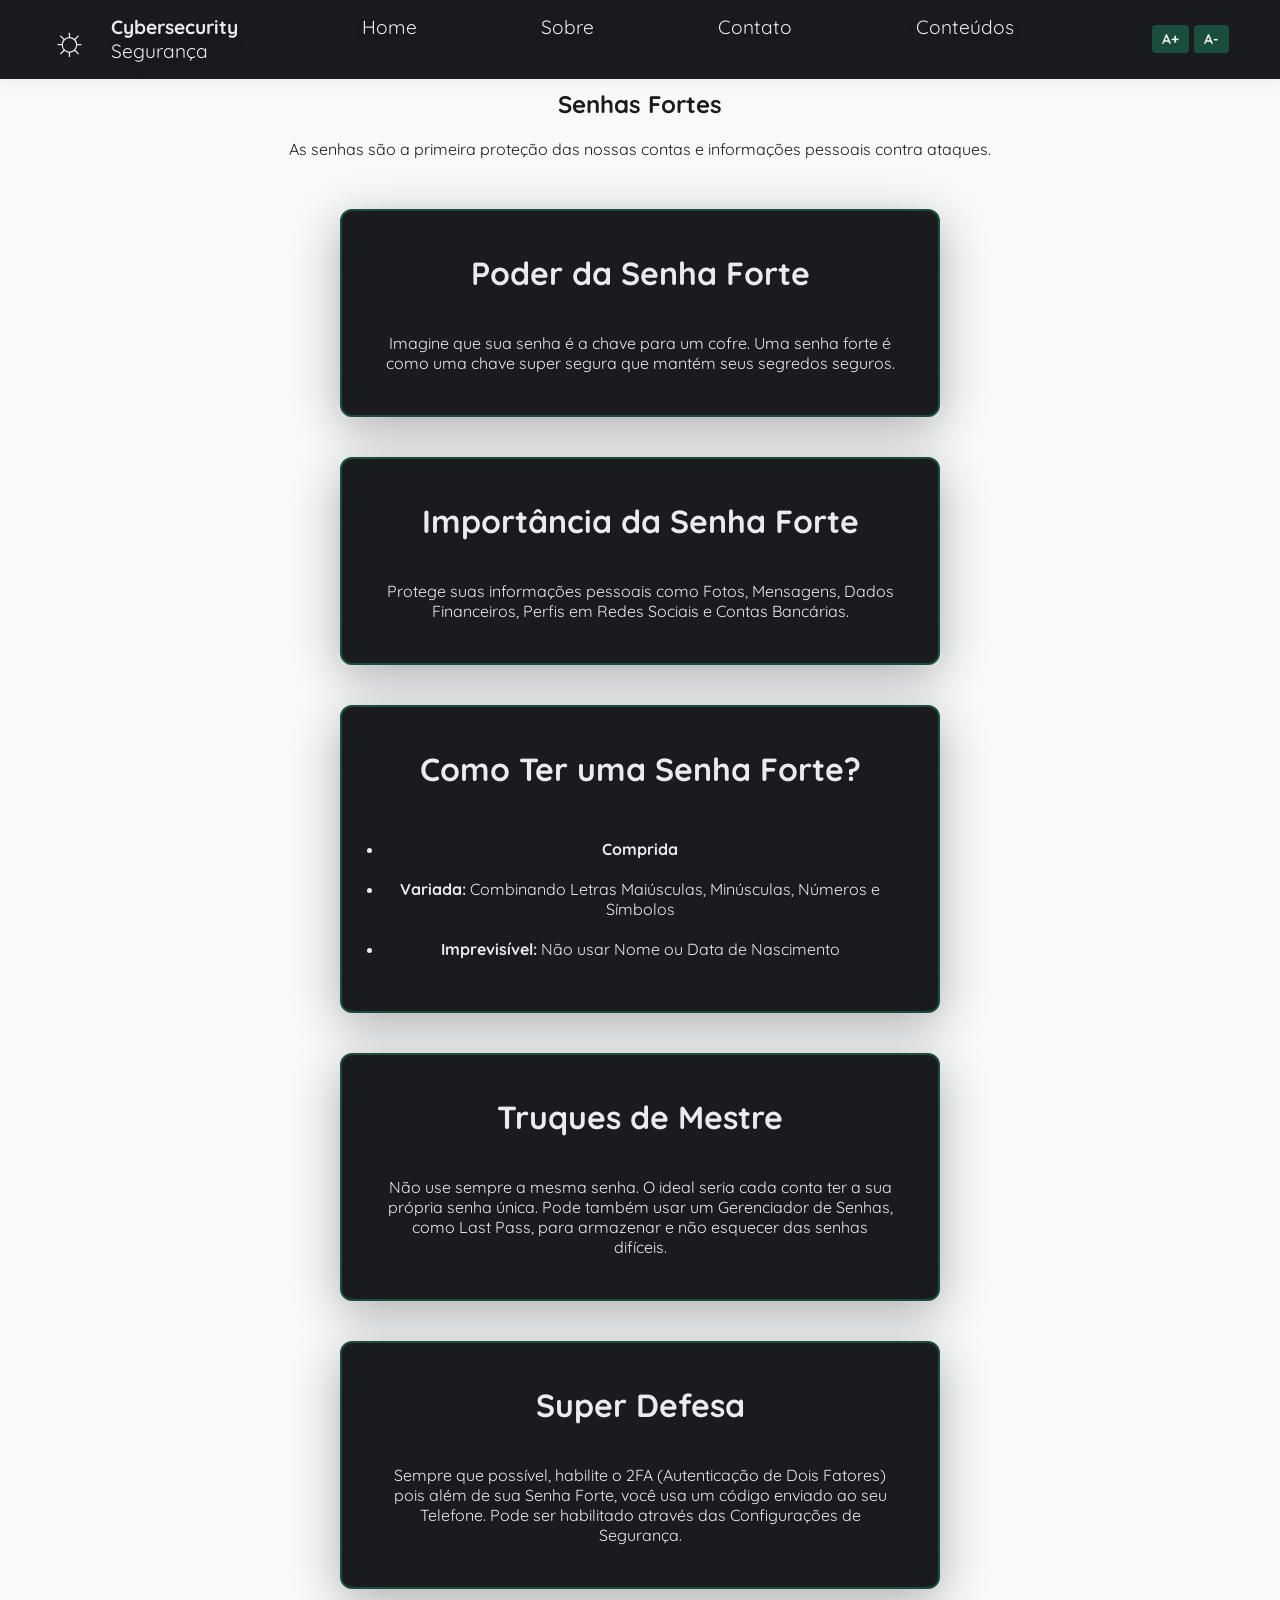
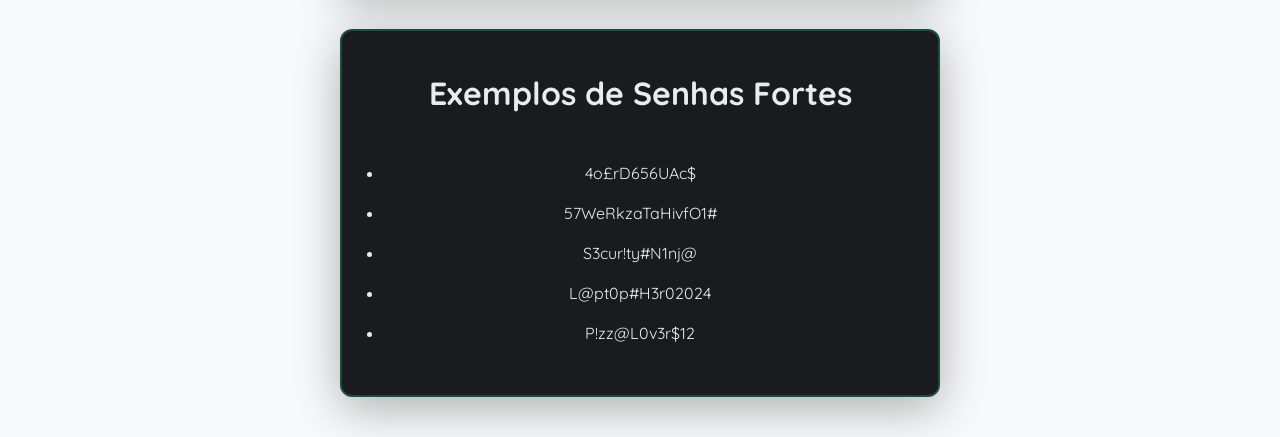
<file: senhas.html>
<!doctype html>
<html lang="en">
  <head>
    <meta charset="UTF-8" />
    <meta name="viewport" content="width=device-width, initial-scale=1.0" />

    <link rel="preconnect" href="https://fonts.googleapis.com" />
    <link rel="preconnect" href="https://fonts.gstatic.com" crossorigin />

    <link
      href="https://fonts.googleapis.com/css2?family=Intel+One+Mono:ital,wght@0,300..700;1,300..700&family=Inter:ital,opsz,wght@0,14..32,100..900;1,14..32,100..900&family=Quicksand:wght@300..700&family=Roboto:ital,wght@0,100..900;1,100..900&display=swap"
      rel="stylesheet"
    />

    <title>Cybersec-Senhas</title>

    <link rel="stylesheet" href="style.css" />
  </head>

  <body>
    <header class="header">
      <div id="menu-navegacao">
        <nav>
          <a href="index.html" id="titulo-header">Cybersecurity</a>
          <a href="index.html">Home</a>
          <a href="about.html">Sobre</a>
          <a href="contact.html">Contato</a>
          <a href="content.html">Conteúdos</a>
          <a href="security.html">Segurança</a>
        </nav>
      </div>

      <div class="controles-acessibilidade">
        <button id="btn-aumentar">A+</button>
        <button id="btn-diminuir">A-</button>
      </div>

      <button id="botao-tema">☼</button>
    </header>
    <section class="caixas-container-seguranca">
      <h1>Senhas Fortes</h1>
      <p>
        As senhas são a primeira proteção das nossas contas e informações
        pessoais contra ataques.
      </p>
    </section>
    <div class="card-gerador">
      <h1>Poder da Senha Forte</h1>
      <p>
        Imagine que sua senha é a chave para um cofre. Uma senha forte é como
        uma chave super segura que mantém seus segredos seguros.
      </p>
    </div>

    <div class="card-gerador">
      <h1>Importância da Senha Forte</h1>
      <p>
        Protege suas informações pessoais como Fotos, Mensagens, Dados
        Financeiros, Perfis em Redes Sociais e Contas Bancárias.
      </p>
    </div>

    <div class="card-gerador">
      <h1>Como Ter uma Senha Forte?</h1>
      <ul>
        <li><strong>Comprida</strong></li>
        <li>
          <strong>Variada:</strong> Combinando Letras Maiúsculas, Minúsculas,
          Números e Símbolos
        </li>
        <li>
          <strong>Imprevisível:</strong> Não usar Nome ou Data de Nascimento
        </li>
      </ul>
    </div>

    <div class="card-gerador">
      <h1>Truques de Mestre</h1>
      <p>
        Não use sempre a mesma senha. O ideal seria cada conta ter a sua própria
        senha única. Pode também usar um Gerenciador de Senhas, como Last Pass,
        para armazenar e não esquecer das senhas difíceis.
      </p>
    </div>

    <div class="card-gerador">
      <h1>Super Defesa</h1>
      <p>
        Sempre que possível, habilite o 2FA (Autenticação de Dois Fatores) pois
        além de sua Senha Forte, você usa um código enviado ao seu Telefone.
        Pode ser habilitado através das Configurações de Segurança.
      </p>
    </div>

    <div class="card-gerador">
      <h1>Exemplos de Senhas Fortes</h1>
      <ul>
        <li>4o£rD656UAc$</li>
        <li>57WeRkzaTaHivfO1#</li>
        <li>S3cur!ty#N1nj@</li>
        <li>L@pt0p#H3r02024</li>
        <li>P!zz@L0v3r$12</li>
      </ul>
    </div>

    <script src="script.js"></script>
  </body>
</html>
</file>
<file: style.css>
:root {
  --cor-primaria: #f8f9fa;
  --cor-secundaria: #1a1b1f;
  --cor-suporte: #e9ecef;
  --cor-titulo: #1a1b1f;
  --cor-suporte-verde: #1b4d3e;
  --cor-secundaria-hover: #2d6a4f;
}

.dark-mode {
  --cor-primaria: #121214;
  --cor-secundaria: #202227;
  --cor-suporte: #e9ecef;
  --cor-titulo: #e9ecef;
  --cor-suporte-verde: #1b4d3e;
  --cor-secundaria-hover: #2d6a4f;
}

* {
  margin: 0;
  padding: 0;
  box-sizing: border-box;
  font-family: "Quicksand", sans-serif;
}

body {
  background-color: var(--cor-primaria);
}

header {
  display: flex;
  justify-content: space-between;
  align-items: center;
  padding: 1.2% 4%;
  background-color: var(--cor-secundaria);
  box-shadow: 0px 4px 12px rgba(0, 0, 0, 0.05);
  position: sticky;
  top: 0;
  z-index: 1000;
}

#titulo-header {
  font-weight: bold;
  font-size: 1.6rem;
}

#menu-navegacao {
  display: flex;
  gap: 20px;
  list-style: none;
}

#menu-navegacao a {
  text-decoration: none;
  color: var(--cor-suporte);
  padding: 15px 60px;
  transition: all 0.3s ease;
  text-shadow: 0px 4px 10px rgba(0, 0, 0, 0.3);
  font-size: 1.2rem;
}

#menu-navegacao a:hover {
  color: var(--cor-secundaria-hover);
  text-shadow: 0px 4px 10px rgba(0, 0, 0, 0.9);
}

#menu-navegacao a:active {
  box-shadow: none;
}

#botao-tema {
  position: fixed;
  font-size: 40px;
  cursor: pointer;
  background-color: transparent;
  transition: transform 0.3s ease;
  background: transparent;
  padding: 0;
  box-shadow: none;
  border: none;
  color: var(--cor-suporte);
}

#botao-tema:hover {
  transform: scale(1.15);
  text-shadow: 0px 4px 10px rgba(0, 0, 0, 0.6);
  color: var(--cor-suporte-verde);
}

#botao-tema:active {
  transform: scale(0.9);
  box-shadow: none;
}

.controles-acessibilidade {
  display: flex;
  gap: 5px;
}

.controles-acessibilidade button {
  background-color: var(--cor-suporte-verde);
  color: var(--cor-suporte);
  border: none;
  padding: 5px 10px;
  border-radius: 4px;
  cursor: pointer;
  font-weight: bold;
  font-size: 14px;
  transition: transform 0.1s ease;
}

.controles-acessibilidade button:hover {
  transform: scale(1.1);
  box-shadow: 0px 4px 10px rgba(0, 0, 0, 0.9);
  background-color: var(--cor-secundaria-hover);
  transition: all 0.3s ease;
}

.controles-acessibilidade button:active {
  transform: scale(0.9);
  transition: all 0.3s ease;
}

h2,
p,
li,
ul,
h1 {
  color: var(--cor-titulo);
  text-align: center;
  padding: 10px;
}

.card-gerador {
  width: 90%;
  max-width: 600px;
  min-height: 120px;
  margin: 40px auto;
  padding: 32px;
  border: 2px solid var(--cor-suporte-verde);
  border-radius: 12px;
  background-color: var(--cor-secundaria);
  display: flex;
  flex-direction: column;
  gap: 20px;
  box-shadow: 0px 12px 48px rgba(0, 0, 0, 0.3);
  text-align: center;
}

.card-gerador h2,
.card-gerador h1,
.card-gerador p,
.card-gerador li {
  color: var(--cor-suporte);
}

.campo-senha input {
  width: 100%;
  padding: 12px;
  font-size: 18px;
  text-align: center;
  border: 1px solid var(--cor-suporte-verde);
  border-radius: 6px;
  background-color: var(--cor-primaria);
  color: var(--cor-titulo);
  outline: none;
}

#btn-gerar {
  background-color: var(--cor-suporte-verde);
  color: var(--cor-suporte);
  border: none;
  padding: 12px;
  border-radius: 6px;
  font-size: 16px;
  font-weight: bold;
  cursor: pointer;
  transition: all 0.3s ease;
}

#btn-gerar:hover {
  transform: scale(1.05);
  box-shadow: 0px 4px 10px rgba(0, 0, 0, 0.3);
  background-color: var(--cor-secundaria-hover);
}

#btn-gerar:active {
  transform: scale(1);
  box-shadow: none;
}

.form-estilizado {
  display: flex;
  flex-direction: column;
  gap: 15px;
  max-width: 500px;
  margin: 0 auto;
}

.grupo-input {
  display: flex;
  flex-direction: column;
  text-align: left;
}

.grupo-input label {
  font-weight: bold;
  margin-bottom: 5px;
  color: var(--cor-titulo);
}

.grupo-input input,
.grupo-input textarea {
  padding: 12px;
  border: 1px solid var(--cor-suporte-verde);
  border-radius: 8px;
  background-color: var(--cor-primaria);
  color: var(--cor-titulo);
  font-size: 16px;
  outline: none;
  transition: border-color 0.3s ease;
}

.grupo-input input:focus,
.grupo-input textarea:focus {
  border-color: var(--cor-secundaria-hover);
}

#botao-enviar {
  padding: 12px;
  background-color: var(--cor-suporte-verde);
  color: var(--cor-suporte);
  border: none;
  border-radius: 8px;
  font-size: 18px;
  font-weight: bold;
  cursor: pointer;
  transition: all 0.3s ease;
  margin-top: 10px;
}

#botao-enviar:hover {
  background-color: var(--cor-secundaria-hover);
  transform: scale(1.03);
  box-shadow: 0px 4px 10px rgba(0, 0, 0, 0.3);
}

#botao-enviar:active {
  transform: scale(1);
  box-shadow: none;
}
</file>
